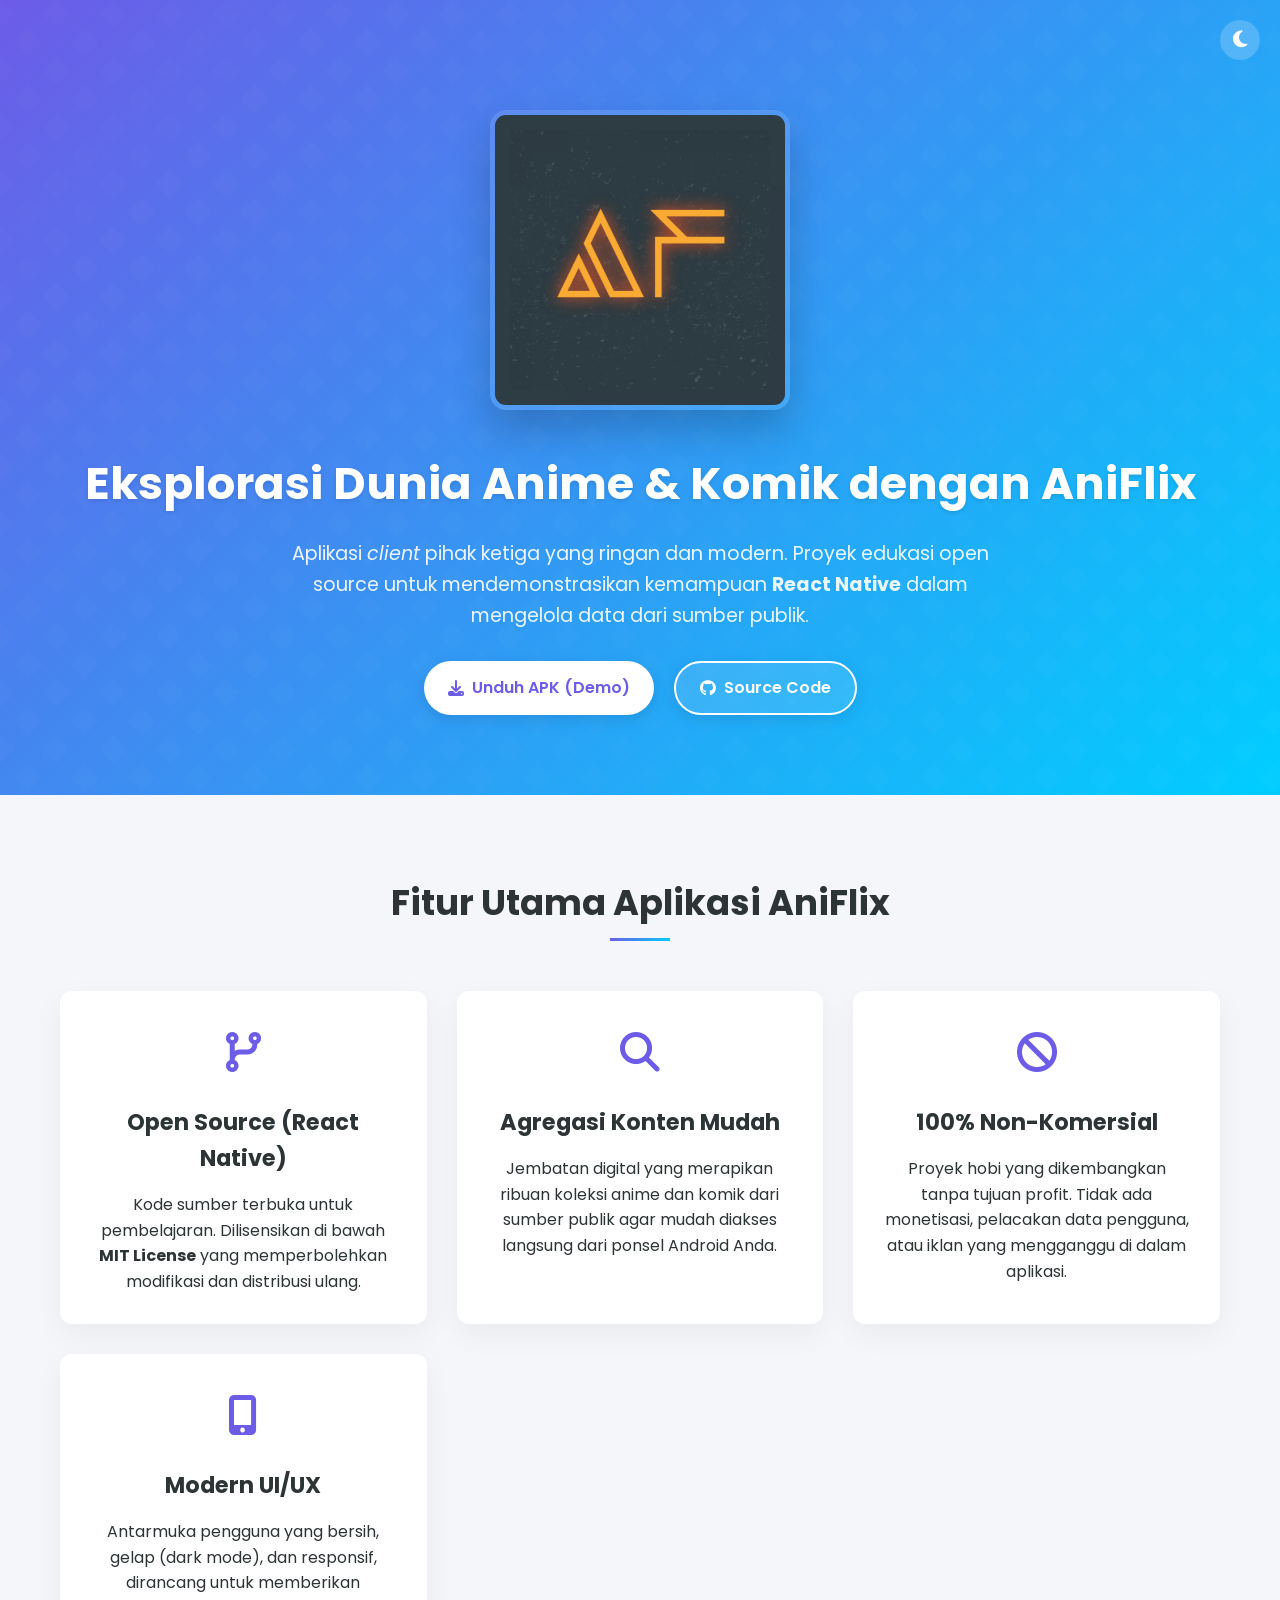
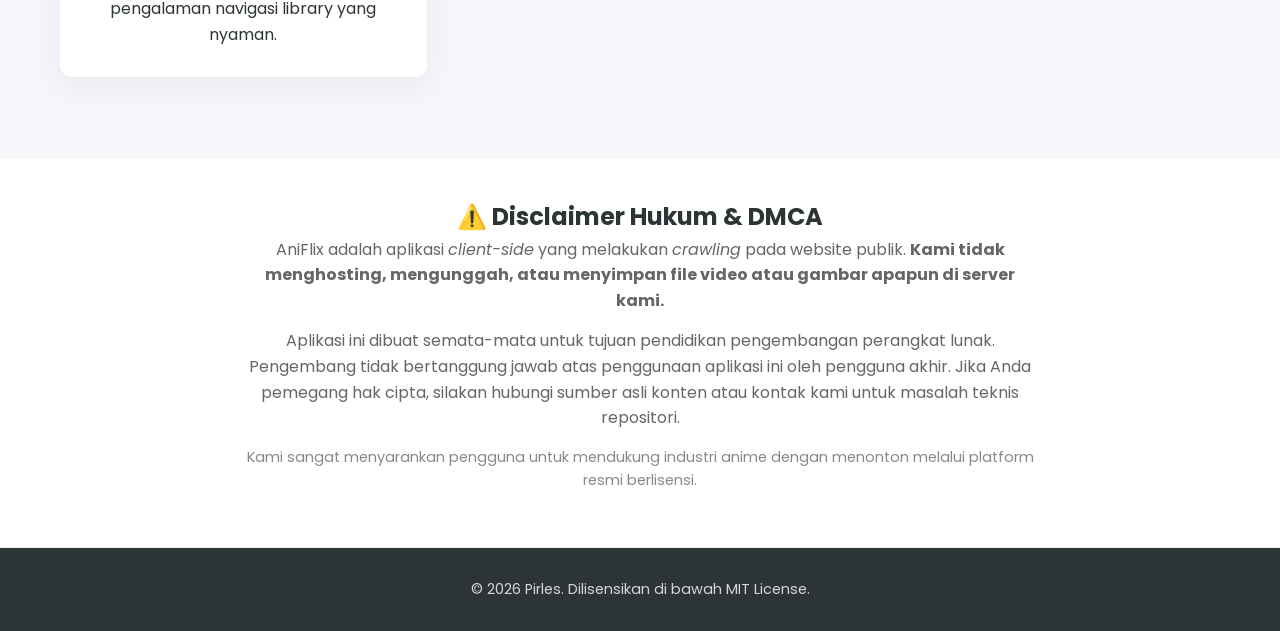
<file: index.html>
<!DOCTYPE html>
<html lang="id">

<head>
    <meta charset="UTF-8">
    <meta name="viewport" content="width=device-width, initial-scale=1.0">
    
    <title>AniFlix - Aplikasi Anime & Manga Open Source (React Native)</title>
    <meta name="title" content="AniFlix - Aplikasi Anime & Manga Open Source (React Native)">
    <meta name="description" content="Download AniFlix, aplikasi open source React Native ringan untuk streaming anime dan baca manga. Proyek edukasi non-komersial tanpa iklan. Unduh APK sekarang!">
    <meta name="keywords" content="AniFlix, Aplikasi Anime Open Source, React Native, Anime Client, Manga Reader Indonesia, Download APK Anime, GitHub Portfolio">
    <meta name="author" content="Fight Farewell Fearless, Pirles">
    <meta name="robots" content="index, follow">

    <link rel="canonical" href="https://fightfarewellfearless.github.io/aniflix-pages">

    <meta property="og:type" content="website">
    <meta property="og:url" content="https://fightfarewellfearless.github.io/aniflix-pages">
    <meta property="og:title" content="AniFlix - Open Source Anime & Manga App">
    <meta property="og:description" content="Proyek riset dan pengembangan aplikasi mobile React Native untuk manajemen katalog anime & komik tanpa iklan.">
    <meta property="og:image" content="https://fightfarewellfearless.github.io/aniflix-pages/logo.png">

    <meta name="twitter:card" content="summary_large_image">
    <meta name="twitter:url" content="https://fightfarewellfearless.github.io/aniflix-pages">
    <meta name="twitter:title" content="AniFlix - Open Source Anime & Manga App">
    <meta name="twitter:description" content="Aplikasi mobile React Native untuk manajemen katalog anime & komik tanpa iklan.">
    <meta name="twitter:image" content="https://fightfarewellfearless.github.io/aniflix-pages/logo.png">

    <link rel="apple-touch-icon" sizes="180x180" href="/apple-touch-icon.png">
    <link rel="icon" type="image/png" sizes="32x32" href="/favicon-32x32.png">
    <link rel="icon" type="image/png" sizes="16x16" href="/favicon-16x16.png">
    <link rel="manifest" href="/site.webmanifest">

    <link rel="stylesheet" href="https://cdnjs.cloudflare.com/ajax/libs/font-awesome/6.4.0/css/all.min.css" media="print" onload="this.media='all'">
    <link rel="stylesheet" href="style.css">
    
    <link rel="preconnect" href="https://fonts.googleapis.com">
    <link rel="preconnect" href="https://fonts.gstatic.com" crossorigin>
    <link href="https://fonts.googleapis.com/css2?family=Poppins:wght@300;400;500;600;700&display=swap" rel="stylesheet">

    <script type="application/ld+json">
    {
      "@context": "https://schema.org",
      "@type": "SoftwareApplication",
      "name": "AniFlix",
      "operatingSystem": "Android",
      "applicationCategory": "EntertainmentApplication",
      "offers": {
        "@type": "Offer",
        "price": "0",
        "priceCurrency": "IDR"
      },
      "description": "AniFlix adalah aplikasi open source React Native untuk manajemen dan eksplorasi katalog anime & komik secara gratis tanpa iklan.",
      "author": {
        "@type": "Person",
        "name": "Fight Farewell Fearless"
      }
    }
    </script>
</head>

<body>
    <header>
        <button class="dark-mode-toggle" id="darkModeToggle" aria-label="Toggle Dark Mode">
            <i class="fas fa-moon" aria-hidden="true"></i>
        </button>
    </header>

    <main>
        <section class="hero">
            <div class="container hero-content">
                <img src="./logo.png" alt="Logo Aplikasi AniFlix - Anime & Manga Client" class="app-logo">
                
                <h1>Eksplorasi Dunia Anime & Komik dengan AniFlix</h1>
                <p>Aplikasi <i>client</i> pihak ketiga yang ringan dan modern. Proyek edukasi open source untuk mendemonstrasikan kemampuan <strong>React Native</strong> dalam mengelola data dari sumber publik.</p>
                <div class="cta-buttons">
                    <a href="https://github.com/FightFarewellFearless/AniFlix/releases" class="btn btn-primary" aria-label="Unduh APK AniFlix dari GitHub">
                        <i class="fas fa-download" aria-hidden="true"></i> Unduh APK (Demo)
                    </a>
                    <a href="https://github.com/FightFarewellFearless/AniFlix" class="btn btn-secondary" target="_blank" rel="noopener noreferrer" aria-label="Lihat Source Code AniFlix di GitHub">
                        <i class="fab fa-github" aria-hidden="true"></i> Source Code
                    </a>
                </div>
            </div>
        </section>

        <section class="features">
            <div class="container">
                <div class="section-title">
                    <h2>Fitur Utama Aplikasi AniFlix</h2>
                </div>
                <div class="features-grid">
                    <div class="feature-card">
                        <div class="feature-icon">
                            <i class="fas fa-code-branch" aria-hidden="true"></i>
                        </div>
                        <h3>Open Source (React Native)</h3>
                        <p>Kode sumber terbuka untuk pembelajaran. Dilisensikan di bawah <strong>MIT License</strong> yang memperbolehkan modifikasi dan distribusi ulang.</p>
                    </div>
                    <div class="feature-card">
                        <div class="feature-icon">
                            <i class="fas fa-search" aria-hidden="true"></i> 
                        </div>
                        <h3>Agregasi Konten Mudah</h3>
                        <p>Jembatan digital yang merapikan ribuan koleksi anime dan komik dari sumber publik agar mudah diakses langsung dari ponsel Android Anda.</p>
                    </div>
                    <div class="feature-card">
                        <div class="feature-icon">
                            <i class="fas fa-ban" aria-hidden="true"></i> 
                        </div>
                        <h3>100% Non-Komersial</h3>
                        <p>Proyek hobi yang dikembangkan tanpa tujuan profit. Tidak ada monetisasi, pelacakan data pengguna, atau iklan yang mengganggu di dalam aplikasi.</p>
                    </div>
                    <div class="feature-card">
                        <div class="feature-icon">
                            <i class="fas fa-mobile-alt" aria-hidden="true"></i>
                        </div>
                        <h3>Modern UI/UX</h3>
                        <p>Antarmuka pengguna yang bersih, gelap (dark mode), dan responsif, dirancang untuk memberikan pengalaman navigasi library yang nyaman.</p>
                    </div>
                </div>
            </div>
        </section>

        <section class="notice">
            <div class="container">
                <h2>⚠️ Disclaimer Hukum & DMCA</h2>
                <p>AniFlix adalah aplikasi <i>client-side</i> yang melakukan <i>crawling</i> pada website publik. <strong>Kami tidak menghosting, mengunggah, atau menyimpan file video atau gambar apapun di server kami.</strong></p>
                <p>Aplikasi ini dibuat semata-mata untuk tujuan pendidikan pengembangan perangkat lunak. Pengembang tidak bertanggung jawab atas penggunaan aplikasi ini oleh pengguna akhir. Jika Anda pemegang hak cipta, silakan hubungi sumber asli konten atau kontak kami untuk masalah teknis repositori.</p>
                <p style="margin-top: 10px; font-size: 0.9em; color: #888;">Kami sangat menyarankan pengguna untuk mendukung industri anime dengan menonton melalui platform resmi berlisensi.</p>
            </div>
        </section>
    </main>

    <footer>
        <div class="container">
            <p class="copyright">&copy; 2026 Pirles. Dilisensikan di bawah MIT License.</p>
        </div>
    </footer>

    <script>
        // Fungsi untuk mode gelap
        const darkModeToggle = document.getElementById('darkModeToggle');
        const body = document.body;
        
        if (localStorage.getItem('darkMode') === 'enabled') {
            body.classList.add('dark-mode');
            darkModeToggle.innerHTML = '<i class="fas fa-sun" aria-hidden="true"></i>';
        }
        
        darkModeToggle.addEventListener('click', () => {
            body.classList.toggle('dark-mode');
            
            if (body.classList.contains('dark-mode')) {
                localStorage.setItem('darkMode', 'enabled');
                darkModeToggle.innerHTML = '<i class="fas fa-sun" aria-hidden="true"></i>';
            } else {
                localStorage.setItem('darkMode', 'disabled');
                darkModeToggle.innerHTML = '<i class="fas fa-moon" aria-hidden="true"></i>';
            }
        });
        
        const prefersDarkScheme = window.matchMedia('(prefers-color-scheme: dark)');
        
        if (prefersDarkScheme.matches && !localStorage.getItem('darkMode')) {
            body.classList.add('dark-mode');
            darkModeToggle.innerHTML = '<i class="fas fa-sun" aria-hidden="true"></i>';
        }
    </script>
</body>

</html>
</file>
<file: style.css>
:root {
  --primary: #6C5CE7;
  --primary-dark: #5649C0;
  --secondary: #00CEFF;
  --dark: #2D3436;
  --light: #F5F6FA;
  --gradient: linear-gradient(135deg, #6C5CE7 0%, #00CEFF 100%);

  /* Variabel mode gelap */
  --bg-dark: #1A1A2E;
  --card-dark: #16213E;
  --text-dark: #E6E6E6;
  --border-dark: #2A2A3A;
}

* {
  margin: 0;
  padding: 0;
  box-sizing: border-box;
  transition: background-color 0.3s ease, color 0.3s ease;
}

body {
  font-family: 'Poppins', sans-serif;
  background-color: var(--light);
  color: var(--dark);
  line-height: 1.6;
}

body.dark-mode {
  background-color: var(--bg-dark);
  color: var(--text-dark);
}

.container {
  width: 100%;
  max-width: 1200px;
  margin: 0 auto;
  padding: 0 20px;
}

/* Toggle Mode Gelap */
.dark-mode-toggle {
  position: fixed;
  top: 20px;
  right: 20px;
  z-index: 1000;
  background: rgba(255, 255, 255, 0.2);
  border: none;
  width: 40px;
  height: 40px;
  border-radius: 50%;
  display: flex;
  align-items: center;
  justify-content: center;
  cursor: pointer;
  color: white;
  font-size: 1.2rem;
  backdrop-filter: blur(5px);
  transition: all 0.3s ease;
}

.dark-mode-toggle:hover {
  transform: scale(1.1);
}

body.dark-mode .dark-mode-toggle {
  background: rgba(0, 0, 0, 0.2);
  color: var(--text-dark);
}

/* Hero Section */
.hero {
  background: var(--gradient);
  color: white;
  padding: 80px 0;
  text-align: center;
  position: relative;
  overflow: hidden;
}

.hero::before {
  content: '';
  position: absolute;
  top: 0;
  left: 0;
  width: 100%;
  height: 100%;
  background: url('[data-uri]');
  opacity: 0.3;
}

.hero-content {
  position: relative;
  z-index: 1;
}

.app-logo {
  width: 100%;
  max-width: 300px;
  border-radius: 16px;
  box-shadow: 0 20px 40px rgba(0, 0, 0, 0.2);
  margin: 30px auto;
  border: 5px solid rgba(255, 255, 255, 0.1);
  transition: transform 0.3s ease;
}

.app-logo:hover {
  transform: translateY(-5px);
}

.hero h1 {
  font-size: 2.8rem;
  font-weight: 700;
  margin-bottom: 20px;
  text-shadow: 0 2px 4px rgba(0, 0, 0, 0.1);
}

.hero p {
  font-size: 1.2rem;
  max-width: 700px;
  margin: 0 auto 30px;
  opacity: 0.9;
}

.cta-buttons {
  display: flex;
  justify-content: center;
  gap: 20px;
  margin-top: 30px;
  flex-wrap: wrap;
}

.btn {
  display: inline-flex;
  align-items: center;
  justify-content: center;
  padding: 12px 24px;
  border-radius: 50px;
  font-weight: 600;
  text-decoration: none;
  transition: all 0.3s ease;
  font-size: 1rem;
  box-shadow: 0 4px 15px rgba(0, 0, 0, 0.1);
}

.btn-primary {
  background-color: white;
  color: var(--primary);
}

.btn-primary:hover {
  transform: translateY(-3px);
  box-shadow: 0 8px 25px rgba(0, 0, 0, 0.15);
}

.btn-secondary {
  background-color: rgba(255, 255, 255, 0.1);
  color: white;
  border: 2px solid white;
}

.btn-secondary:hover {
  background-color: white;
  color: var(--primary);
  transform: translateY(-3px);
  box-shadow: 0 8px 25px rgba(0, 0, 0, 0.15);
}

.btn i {
  margin-right: 8px;
}

/* Features Section */
.features {
  padding: 80px 0;
}

body.dark-mode .features {
  background-color: var(--bg-dark);
}

.section-title {
  text-align: center;
  margin-bottom: 60px;
}

.section-title h2 {
  font-size: 2.2rem;
  color: var(--dark);
  position: relative;
  display: inline-block;
}

body.dark-mode .section-title h2 {
  color: var(--text-dark);
}

.section-title h2::after {
  content: '';
  position: absolute;
  bottom: -10px;
  left: 50%;
  transform: translateX(-50%);
  width: 60px;
  height: 3px;
  background: var(--gradient);
}

.features-grid {
  display: grid;
  grid-template-columns: repeat(auto-fit, minmax(300px, 1fr));
  gap: 30px;
}

.feature-card {
  background: white;
  border-radius: 12px;
  padding: 30px;
  box-shadow: 0 10px 30px rgba(0, 0, 0, 0.05);
  transition: transform 0.3s ease, box-shadow 0.3s ease;
  text-align: center;
}

body.dark-mode .feature-card {
  background: var(--card-dark);
  box-shadow: 0 10px 30px rgba(0, 0, 0, 0.2);
}

.feature-card:hover {
  transform: translateY(-10px);
  box-shadow: 0 15px 35px rgba(0, 0, 0, 0.1);
}

body.dark-mode .feature-card:hover {
  box-shadow: 0 15px 35px rgba(0, 0, 0, 0.3);
}

.feature-icon {
  font-size: 2.5rem;
  color: var(--primary);
  margin-bottom: 20px;
}

.feature-card h3 {
  font-size: 1.4rem;
  margin-bottom: 15px;
  color: var(--dark);
}

body.dark-mode .feature-card h3 {
  color: var(--text-dark);
}

body.dark-mode .feature-card p {
  color: rgba(255, 255, 255, 0.7);
}

/* Notice Section */
.notice {
  background-color: white;
  padding: 40px 0;
  text-align: center;
  border-top: 1px solid rgba(0, 0, 0, 0.05);
  border-bottom: 1px solid rgba(0, 0, 0, 0.05);
}

body.dark-mode .notice {
  background-color: var(--bg-dark);
  border-top: 1px solid var(--border-dark);
  border-bottom: 1px solid var(--border-dark);
}

.notice h4 {
  font-size: 1.2rem;
  margin-bottom: 20px;
  color: var(--dark);
}

body.dark-mode .notice h4 {
  color: var(--text-dark);
}

.notice p {
  max-width: 800px;
  margin: 0 auto 15px;
  color: #666;
}

body.dark-mode .notice p {
  color: rgba(255, 255, 255, 0.7);
}

/* Footer */
footer {
  background-color: var(--dark);
  color: white;
  padding: 30px 0;
  text-align: center;
}

body.dark-mode footer {
  background-color: #111;
}

.copyright {
  font-size: 0.9rem;
  opacity: 0.8;
}

/* Responsive Adjustments */
@media (max-width: 768px) {
  .hero h1 {
    font-size: 2.2rem;
  }

  .hero p {
    font-size: 1rem;
  }

  .section-title h2 {
    font-size: 1.8rem;
  }

  .feature-card {
    padding: 20px;
  }

  .dark-mode-toggle {
    top: 10px;
    right: 10px;
    width: 35px;
    height: 35px;
    font-size: 1rem;
  }
}
</file>
